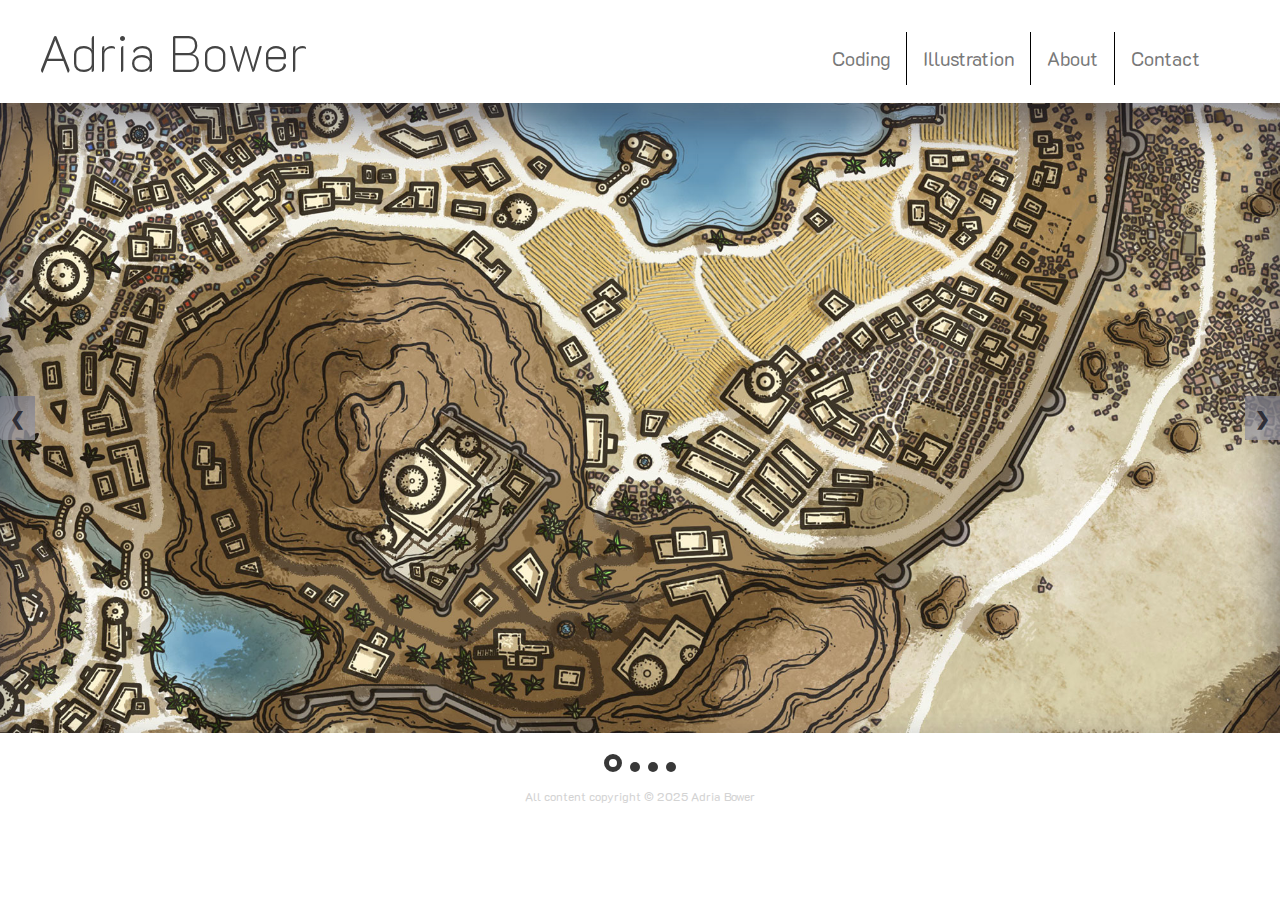
<file: index.html>
<!DOCTYPE html>
<html lang="en">
<head>
    <meta charset="UTF-8">
    <meta name="viewport" content="width=device-width, initial-scale=1.0">
    <title>Home</title>
    <link rel="stylesheet" href="style.css">
    <link rel="icon" href="/images/favicon.ico">
    <script src="script.js"> </script>
    <link href="https://fonts.googleapis.com/css2?family=K2D&family=Lexend+Deca&display=swap" rel="stylesheet">
</head>
<body>
    <header>
        <h1><a href="index.html" title="Adria Bower" style="text-decoration: none;">Adria Bower</a></h1>
        <nav>
        <ul>
            <li><a href="coding_projects.html">Coding</a> </li>
            <li><a href="illustrations.html"> Illustration</a></li>
            <li><a href="about_me.html">About</a></li>
            <li><a href="contact.html">Contact</a></li>
        </ul>
    </nav>
    </header>

    <main>
            <div class="slideshow-container">
                <div class="mySlides fade">
                    <img class="slideshow-img" title="Parch of Raurin Desert" src="/images/Parch-map-banner.jpg" alt="Parch of Raurin Desert">
                </div>

                <div class="mySlides fade">
                    <img class="slideshow-img" src="/images/stickers-banner.jpg">
                </div>

                <div class="mySlides fade">
                    <img class="slideshow-img" src="/images/Obstruction-banner.jpg">
                </div>
                
                <div class="mySlides fade">
                    <img class="slideshow-img" src="/images/subnautica-banner.jpg">
                </div>

                <a class="prev" onclick="plusSlides(-1)">&#10094;</a>
                <a class="next" onclick="plusSlides(1)">&#10095;</a>
            </div>
                <br>

            <div style="text-align:center">
                <span class="dot" onclick="currentSlide(1)"></span>
                <span class="dot" onclick="currentSlide(2)"></span>
                <span class="dot" onclick="currentSlide(3)"></span>
                <span class="dot" onclick="currentSlide(4)"></span>
            </div>
    </main>

    <footer style>
        <p style="color: lightgrey; font-size: 75%; text-align: center;">All content copyright © 2025 Adria Bower </p>

    </footer>
</body>
</html>
</file>
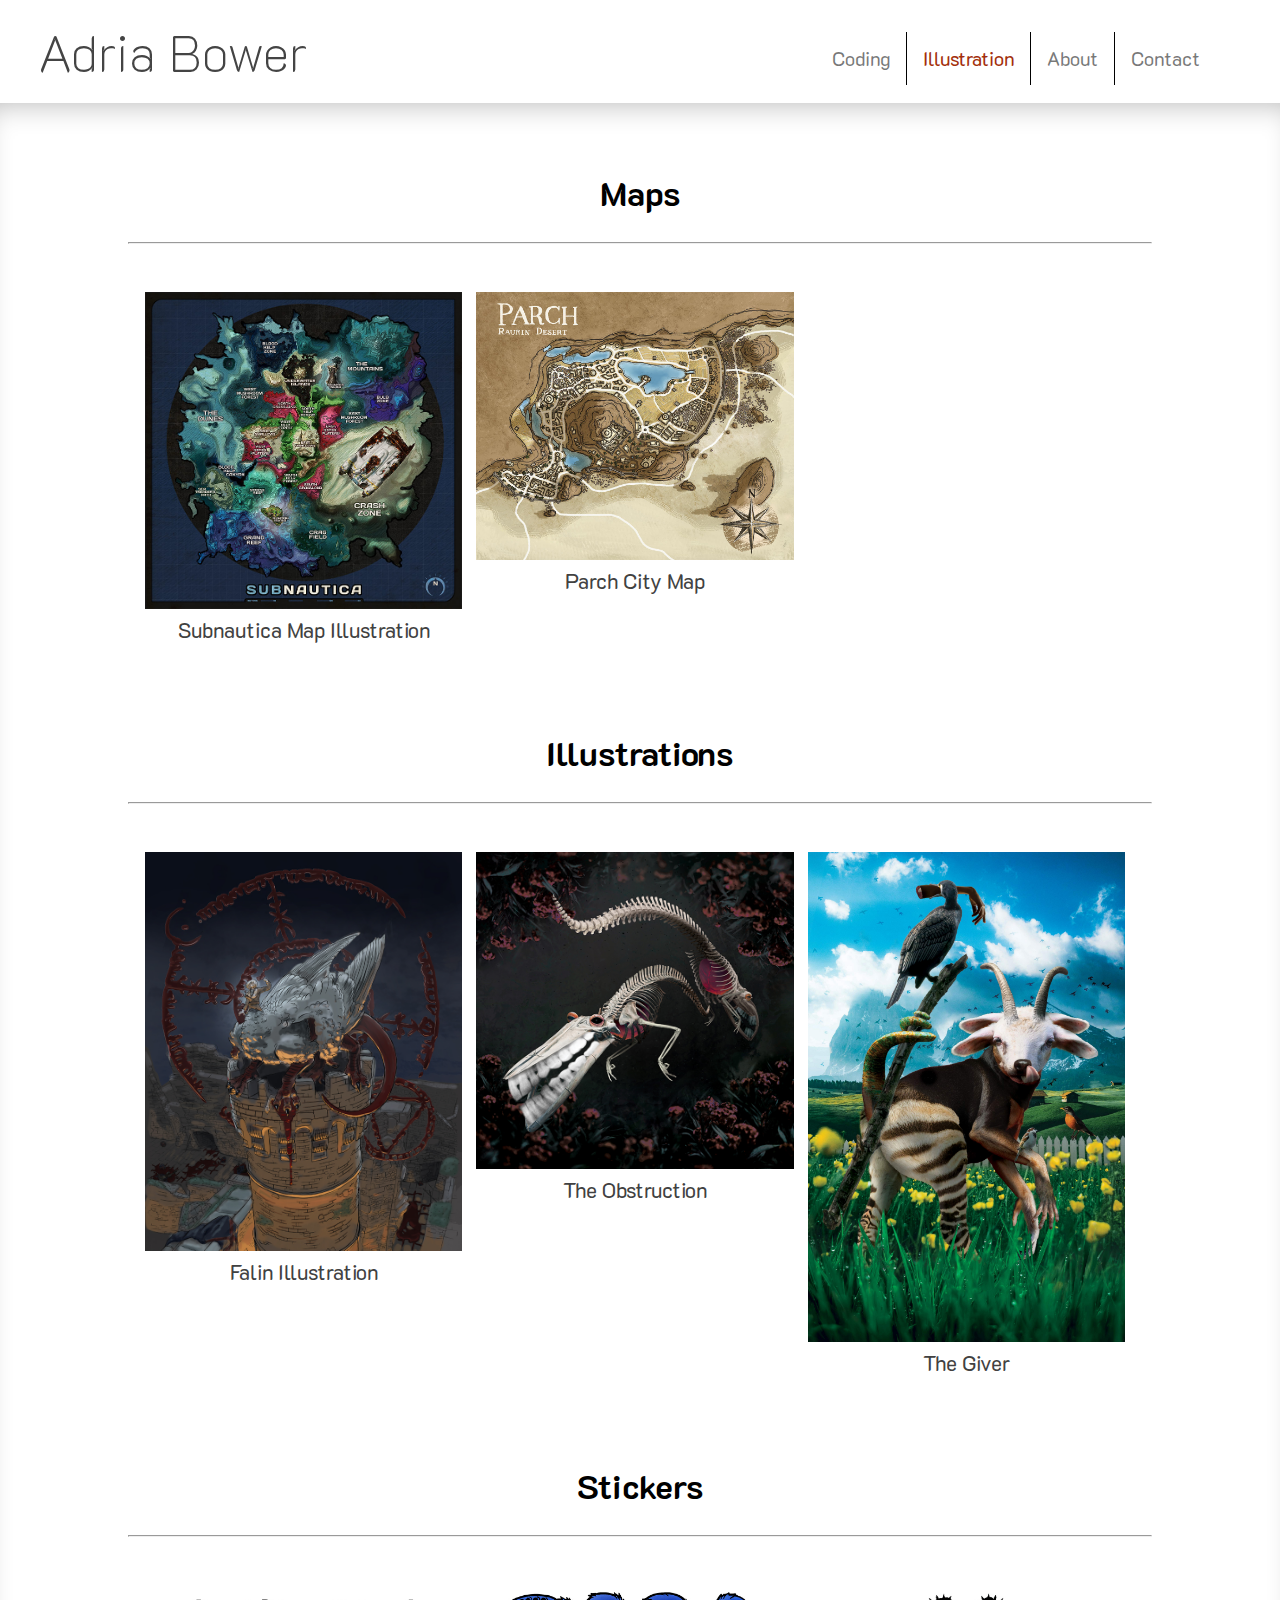
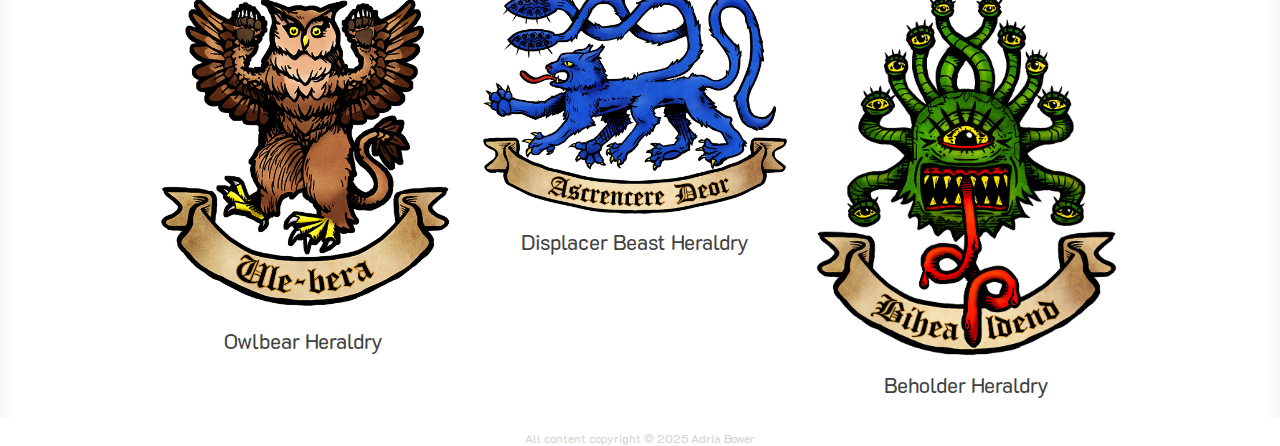
<file: illustrations.html>
<!DOCTYPE html>
<html lang="en">
<head>
    <meta charset="UTF-8">
    <meta name="viewport" content="width=device-width, initial-scale=1.0">
    <title>Illustration</title>
    <link rel="stylesheet" href="style.css">
    <link rel="icon" href="/images/favicon.ico">
    <script src="script.js"> </script>
    <link href="https://fonts.googleapis.com/css2?family=K2D&family=Lexend+Deca&display=swap" rel="stylesheet">
    
</head>
<body>
     <header>
        <h1><a href="index.html" title="Adria Bower" style="text-decoration: none;">Adria Bower</a></h1>
        <nav>
            <ul>
                <li><a href="coding_projects.html" >Coding</a> </li>
                <li class="activeNav"><a href="illustrations.html">Illustration</a></li>
                <li><a href="about_me.html">About</a></li>
                <li><a href="contact.html">Contact</a></li>
            </ul>
        </nav>
    </header>
    
    <main>
    <div class="gradient-wrapper">
        <div class="main-content">
            <div class="illustration-title">
                <h2>Maps</h2>
            </div>  
            <hr>
            <div class="row">
                

                <div class="column">
                    <div class="gallery-item">  
                        <a style="text-decoration: none; color: rgb(65, 65, 65);" target="_blank" href="/images/subnautica.jpg">
                            <img src="/images/subnautica-thumbnail.jpg" alt="Subnautica Map">
                            <p>Subnautica Map Illustration</p>

                        </a>
                    </div>
                    
                    
                </div>
                
                <div class="column">
                    <div class="gallery-item">
                        <a style="text-decoration: none; color: rgb(65, 65, 65);" target="_blank" href="/images/Parch-map-new.jpg">
                            <img src="/images/Parch-map-thumbnail.jpg" alt="Parch Map Illustration">
                            <p>Parch City Map</p>
                        </a>
                    </div>
                    
                    
                </div>
                <div class="column">
                    
                    
                </div>
                
            </div>

            <div class="illustration-title">
                <h2>Illustrations</h2>
            </div>
            <hr>
            <div class="row">
                <div class="column">
                    <div class="gallery-item">
                        <a style="text-decoration: none; color: rgb(65, 65, 65);" target="_blank" href="/images/falin.png">
                            <img src="/images/falin-thumbnail.jpg" alt="Falin Illustration">
                            <p>Falin Illustration</p>
                            
                        </a>
                    </div>
                    
                </div>
                <div class="column">
                    <div class="gallery-item">
                        <a style="text-decoration: none; color: rgb(65, 65, 65);" target="_blank" href="/images/Obstruction.jpg">
                            <img src="/images/Obstruction-thumbnail.jpg" alt="The Obstruction--photocollage">
                            <p>The Obstruction</p>
                        </a>
                    </div>
                </div>
                <div class="column">
                    <div class="gallery-item">
                        <a style="text-decoration: none; color: rgb(65, 65, 65);" target="_blank" href="/images/the-giver.jpg">
                            <img src="/images/the-giver.jpg" alt="The Giver--photocollage">
                            <p>The Giver</p>
                        </a>
                    </div>
                </div>
            </div>
            <div class="illustration-title">
                <h2>Stickers</h2>
            </div>
            <hr>
            <div class="row">
                <div class="column">
                    <div class="gallery-item">
                        <a style="text-decoration: none; color: rgb(65, 65, 65);" target="_blank" href="/images/owlbear sticker.png">
                            <img src="/images/owlbear sticker thumbnail.jpg" alt="Owlbear Heraldry Sticker">
                            <p>Owlbear Heraldry</p>
                        </a>
                    </div>  
                    
                    
                </div>
                <div class="column">
                    <div class="gallery-item">
                        <a style="text-decoration: none; color: rgb(65, 65, 65);" target="_blank" href="/images/displacer beast sticker.jpg">
                            <img src="/images/displacer beast sticker thumbnail.jpg" alt="Displacer Beast Heraldry Sticker">
                            <p>Displacer Beast Heraldry</p>
                        </a>
                    </div> 

                </div>
                <div class="column">
                    <div class="gallery-item">
                        <a style="text-decoration: none; color: rgb(65, 65, 65);" target="_blank" href="/images/beholder sticker.jpg">
                            <img src="/images/beholder sticker thumbnail.jpg" alt="Beholder Heraldry Sticker">
                            <p>Beholder Heraldry</p>
                        </a>
                    </div> 

                </div>
            </div>
        </div>
    </div>
    </main>
    <footer>
        <p style="color: lightgrey; font-size: 75%; text-align: center;">All content copyright © 2025 Adria Bower </p>

    </footer>
</body>
</html>
</file>
<file: style.css>
html {
  margin: 0;
  font-family: "K2D", "Lexend Deca", "Helvetica Neue", "Helvetica", sans-serif;
  height: 100%;
  width: 100%;
}
body {
  margin: 0;
}

header{
    display: flex;
    justify-content: flex-end;
    align-items: flex-end;
    border: 0;
    margin-top: 2vh;
    margin-bottom: 2vh;
    margin-left: 3vw;
}
header h1{
  margin: 0;
}
header h1 a {
  color: rgba(65, 65, 65, 0.986);
  text-decoration: none;
  font-size: 1.6em;
  font-weight: 100;
  
}
header nav {
  margin-left: auto;
  margin-right: 5vw;

  font-size: 1.2em;
}
ul {
  list-style-type: none;
  margin: 0;
  padding: 0;
  overflow: hidden;
  background-color: #ffffff;
}

li + li {border-left: 1px solid;}

ul li {
  float: left;
}

ul li a {
  display: inline-block;
  color: rgba(28, 28, 28, 0.605);
  text-align: center;
  padding: 14px 16px;
  text-decoration: none;
}

ul li a:hover {
  color:rgb(163, 47, 12);
  font-weight: bolder;
}

nav ul li.activeNav a {
  color:rgb(163, 47, 12);
  background-color: white;
}


.gradient-wrapper{
  box-shadow: rgba(0, 0, 0, 0.3) 0px 18px 30px -18px inset;
  
}
.main-content {
  width: 80%; 
  margin: 0 auto;
}




* {box-sizing:border-box}

.slideshow-container {
  display: flex;
  flex: 1;
  object-fit: cover;
    width: 100vw;
  height: 70vh;
  position: relative;
  justify-content: center;
  align-items: center;
  overflow: hidden;
}

.slideshow-container ::after{
  content: '';
  height: 100%;
  position: absolute;
  top: 0;
  width: 100%;
  left: 0;
  box-shadow: rgba(50, 50, 93, 0.25) 0px 30px 60px inset, rgba(0, 0, 0, 0.3) 0px 18px 36px  inset;

}

.slideshow-img {
  object-fit: cover;
  height: 100%;
  width: 100vw;
}


.mySlides {
  display: none;
  object-fit: cover;
  width: 100%;
  height: 100%;
}

.prev, .next {
  cursor: pointer;
  position: absolute;
  top: 50%;
  width: auto;
  margin-top: -22px;
  padding: 10px;
  color: rgba(53, 53, 53, 0.986);
  background-color: rgba(255, 255, 255, 0.605);
  font-weight: bold;
  font-size: 18px;
  transition: 0.3s ease;
  border-radius: 0 3px 3px 0;
  user-select: none;
}

.prev {
  left: 0;
  border-radius: 3px 0 0 3px;
}

.next {
  right: 0;
  border-radius: 3px 0 0 3px;
}

.prev:hover, .next:hover {
  background-color: rgba(0,0,0,0.8);
  color: rgba(255, 255, 255, 0.605);
}

.text {
  color: #f2f2f2;
  font-size: 15px;
  padding: 8px 12px;
  position: absolute;
  bottom: 8px;
  width: 100%;
  text-align: center;
}

.numbertext {
  color: #f2f2f2;
  font-size: 12px;
  padding: 8px 12px;
  position: absolute;
  top: 0;
}

.dot {
  cursor: pointer;
  height: 10px;
  width: 10px;
  margin: 0 2px;
  background-color: rgba(53, 53, 53, 0.986);

  border-radius: 50%;

  display: inline-block;
  transition: background-color 0.6s ease;
}

.active, .dot:hover {
    width: 18px;
    height: 18px;
  background-color: #31313100;
    border-width: 5px;
  border-style: solid;
    border-color: rgba(53, 53, 53, 0.986);
}

.fade {
  animation-name: fade;
  animation-duration: 1.5s;
}

@keyframes fade {
  from {opacity: .4}
  to {opacity: 1}
}

@keyframes scroll {
  from { left: -100px; }
  to { left: -300px; }
}



.about-me {
  padding: 5vh 5vw;
  display:inline-flex;
  align-items: center;
  justify-content:flex-start
}
.about-me img {
  width: auto;
  height: 60vh;
  object-fit: contain;
  max-width: none;
}
.about-me p{
  font-size: 1.5em;
}
.about-me-text{
  margin: 40px;
}

.contact-form{
  box-shadow: rgba(0, 0, 0, 0.3) 0px 18px 30px -18px inset;
  padding: 70px;
  width: 100%;
  display: flex;
  flex-direction: column;
  justify-content: center;
  align-items: center;
}
form {
  width: 30vw;
}
label {
  display: block;
  font-size: 1.2em;
  color: rgba(65, 65, 65, 0.986);
}
input[type=text], select {
  margin-top: 10px;
  padding: 8px;
  padding-top: 20px;
  width: 100%;
  display: inline-block;
  border: none;
  border-bottom: 1px solid rgba(65, 65, 65, 0.986);
  box-sizing: border-box;
  font-size: 1em;
}
input[type=subject], input[type=email], select {
  width: 100%;
  margin-top: 10px;
  padding: 8px;
  padding-top: 20px;
  display: inline-block;
  border: none;
  border-bottom: 1px solid rgba(65, 65, 65, 0.986);
  box-sizing: border-box;
 font-size: 1em;
}
textarea[id=message], select {
  width: 0;
  height: 100px;
  width: 100%;
  margin-top: 10px;
  padding: 8px;
  padding-top: 20px;
  display: inline-block;
  border: none;
  border-bottom: 1px solid rgba(65, 65, 65, 0.986);
  box-sizing: border-box;
 font-size: 1em;
 font-family: system-ui, -apple-system, BlinkMacSystemFont, 'Segoe UI', Roboto, Oxygen, Ubuntu, Cantarell, 'Open Sans', 'Helvetica Neue', sans-serif
}
.submit {
  width: 100%;
  display: flex;
  justify-content: center;
  align-items: center;
}
input[type=submit] {
  background-color: #ffffff;
  color: rgb(0, 0, 0);
  padding: 14px;
  margin: 8px 0;
  margin-top: 40px;
  margin-left: auto;
  margin-right: auto;
  border: none;
  border-top: 1px solid rgba(65, 65, 65, 0.986);
  border-bottom: 1px solid rgba(65, 65, 65, 0.986);
  cursor: pointer;
  font-size: 1.2em;
  width: 30%;

}
input[type=submit]:hover {
  background-color: rgb(163, 47, 12);
  color: white;
}
.req-fields {
  font-size: 0.9em;
  color: rgb(94, 94, 94);
  margin-bottom: 30px;
}


.row {
  display: -ms-flexbox;
  display: flex;
  -ms-flex-wrap: wrap; 
  flex-wrap: wrap;
  padding: 0 10px;
}
.illustration-title {
  text-align: center;
  padding-top: 40px;
  font-weight: lighter;
  font-size: 1.4em;
}
.column {
  -ms-flex: 33%;
  flex: 33%;
  max-width: 33%;
  padding: 40px 7px 0 7px;
}
.column img {
  vertical-align: middle;
  width: 100%;
}
div.gallery-item  p{
  text-align: center;
  color: rgb(65, 65, 65);
  margin-top: 7px;
  margin-bottom: 20px;
  font-size: 1.3em;
}
div.gallery-item:hover {
  opacity: 0.5;
}

.coding-column {
  display: flex;
  width: 33%;
  padding: 80px 7px 0 7px;
}
.item-title {
  display: flex;
  flex-direction: column;
  align-items: center;
}
.item-title img {
  width: 8vw;
  padding-bottom: 40px;
}
.project-item {
  border: 1px solid #3131317a;
  border-radius: 20px;
  padding: 40px;
  flex: 1;
  vertical-align: middle;
  width: 100%;
}
.project-item h3 {
  margin-top: 0;
}
@media screen and (max-width: 800px) {
  
  header h1 a {
    font-size: 1.1em;
    line-height: 0;
  }
  header nav {
    margin-left: auto;
    margin-right: 2vw;
    font-size: 1em;
  }
  
  .column {
    -ms-flex: 50%;
    flex: 50%;
    max-width: 50%;
  }
  .coding-column {
    width: 50%;
  }
  .project-item img {
    width: 20vw;
  }
  .slideshow-container {
   
    flex-wrap: nowrap;
  }

    .slideshow-img {
    position: relative;
    animation: scroll 7s linear;
    flex: 0 0 auto;
    width: auto;
  }

  .about-me {
    display:block
  }
  .about-me img {
    width: 100%;
    height: 50vh;
  }
  .about-me p{
    font-size: 1.2em;
  }
  .about-me-text{
    margin: 40px;
  }

  
}
@media screen and (max-width: 600px) {

  header h1{
    margin-left: 20px;
  }
  header h1 a {
    font-size: 1.2em;
    line-height: 0;
  }
  header nav {
    margin-left: auto;
    margin-right: 0px;
    font-size: 1em;
  }


  .column {
    -ms-flex: 100%;
    flex: 100%;
    max-width: 100%;
  }
  .coding-column {
    width: 100%;
  }
  .item-title img {
    width: 40%;
  }
 
  .slideshow-img {
    position: relative;
    animation: scroll 7s  linear ;
  }

  .about-me {
    display:block
  }
  .about-me img {
    width: 100%;
    height: 50vh;
     width: auto;
  }
  .about-me p{
    font-size: 1.2em;
  }
  .about-me-text{
    margin: 40px;
  }


  form {
  width: 70vw;
  }

}
</file>
